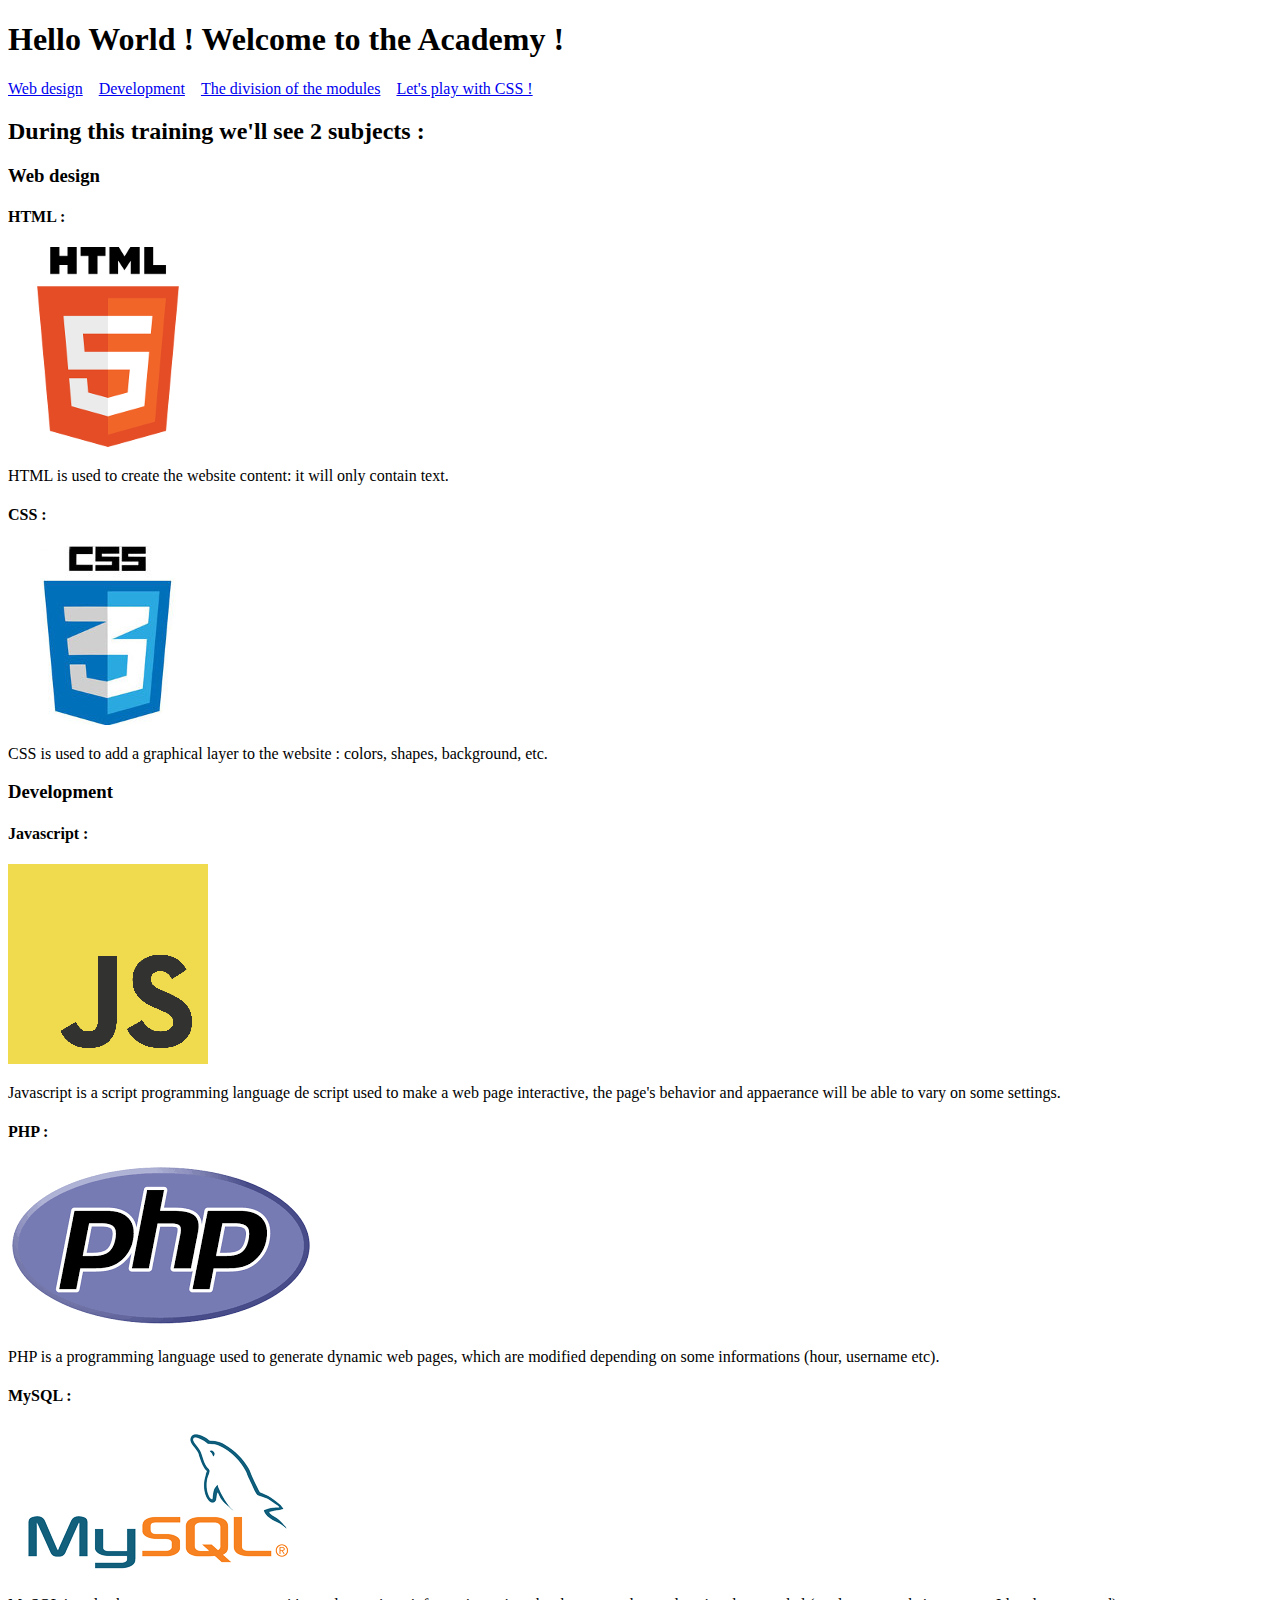
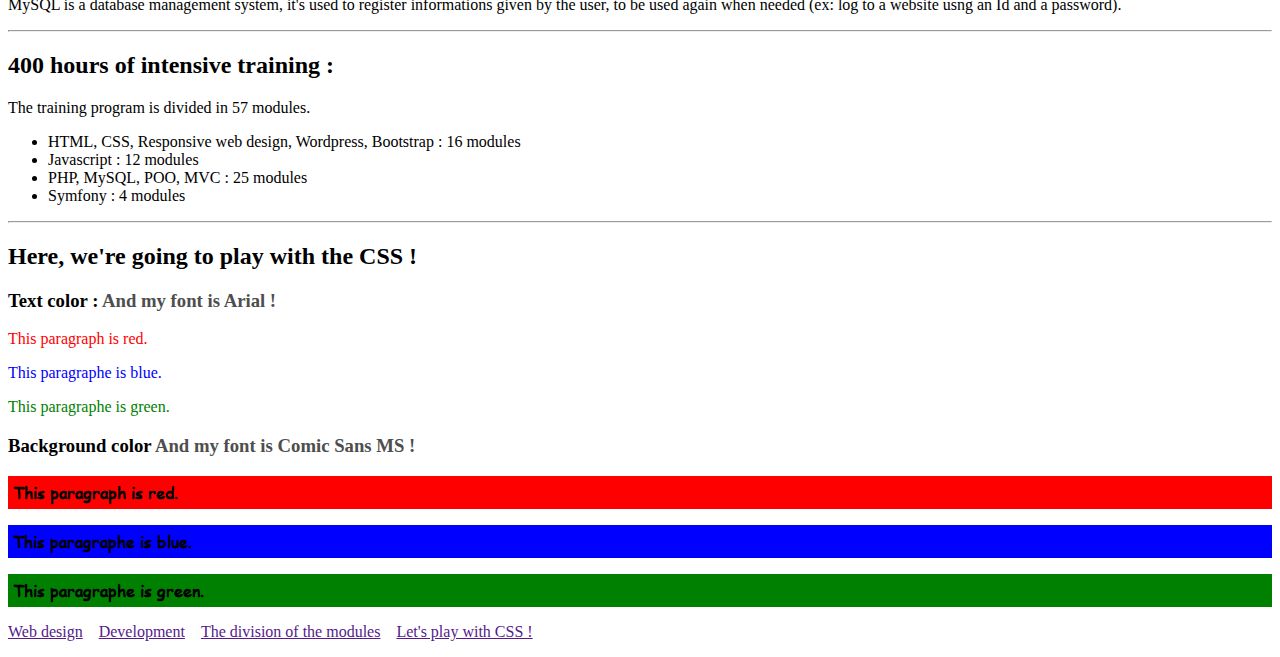
<file: 1 uzduotis/index.html>
<!DOCTYPE html>
<html lang="en">
  <head>
    <meta charset="UTF-8" />
    <meta http-equiv="X-UA-Compatible" content="IE=edge" />
    <meta name="viewport" content="width=device-width, initial-scale=1.0" />

    <link rel="stylesheet" href="./style.css" />
    <title>Užduotis 1</title>
  </head>
  <body>
    <h1>Hello World ! Welcome to the Academy !</h1>
    <nav>
      <ul class="navigation">
        <li><a href="#">Web design</a></li>
        <li><a href="#">Development</a></li>
        <li><a href="#">The division of the modules</a></li>
        <li><a href="#">Let's play with CSS !</a></li>
      </ul>
    </nav>
    <h2>During this training we'll see 2 subjects :</h2>
    <h3>Web design</h3>

    <section>
      <h4>HTML :</h4>
      <img src="./img/html.png" alt="html logo" />
      <p>
        HTML is used to create the website content: it will only contain text.
      </p>
    </section>

    <section>
      <h4>CSS :</h4>
      <img src="./img/css.png" alt="css logo" />
      <p>
        CSS is used to add a graphical layer to the website : colors, shapes,
        background, etc.
      </p>
    </section>

    <h3>Development</h3>

    <section>
      <h4>Javascript :</h4>
      <img src="./img/js.png" alt="javascript logo" />
      <p>
        Javascript is a script programming language de script used to make a web
        page interactive, the page's behavior and appaerance will be able to
        vary on some settings.
      </p>
    </section>

    <section>
      <h4>PHP :</h4>
      <img src="./img/php.png" alt="php logo" />
      <p>
        PHP is a programming language used to generate dynamic web pages, which
        are modified depending on some informations (hour, username etc).
      </p>
    </section>

    <section>
      <h4>MySQL :</h4>
      <img src="./img/mysql.png" alt="mysql logo" />
      <p>
        MySQL is a database management system, it's used to register
        informations given by the user, to be used again when needed (ex: log to
        a website usng an Id and a password).
      </p>
    </section>

    <hr />

    <section>
      <h2>400 hours of intensive training :</h2>
      <p>The training program is divided in 57 modules.</p>
      <ul>
        <li>
          HTML, CSS, Responsive web design, Wordpress, Bootstrap : 16 modules
        </li>
        <li>Javascript : 12 modules</li>
        <li>PHP, MySQL, POO, MVC : 25 modules</li>
        <li>Symfony : 4 modules</li>
      </ul>
    </section>

    <hr />

    <section>
      <h2>Here, we're going to play with the CSS !</h2>
      <h3>
        Text color :
        <span class="grey-text">And my font is Arial !</span>
      </h3>
      <p class="red-text">This paragraph is red.</p>
      <p class="blue-text">This paragraphe is blue.</p>
      <p class="green-text">This paragraphe is green.</p>

      <h3>
        Background color
        <span class="grey-text">And my font is Comic Sans MS !</span>
      </h3>
      <p class="red-bg colored-bg">This paragraph is red.</p>
      <p class="blue-bg colored-bg">This paragraphe is blue.</p>
      <p class="green-bg colored-bg">This paragraphe is green.</p>
    </section>

    <nav>
      <ul class="navigation">
        <li><a href="">Web design</a></li>
        <li><a href="">Development</a></li>
        <li><a href="">The division of the modules</a></li>
        <li><a href="">Let's play with CSS !</a></li>
      </ul>
    </nav>
  </body>
</html>
</file>
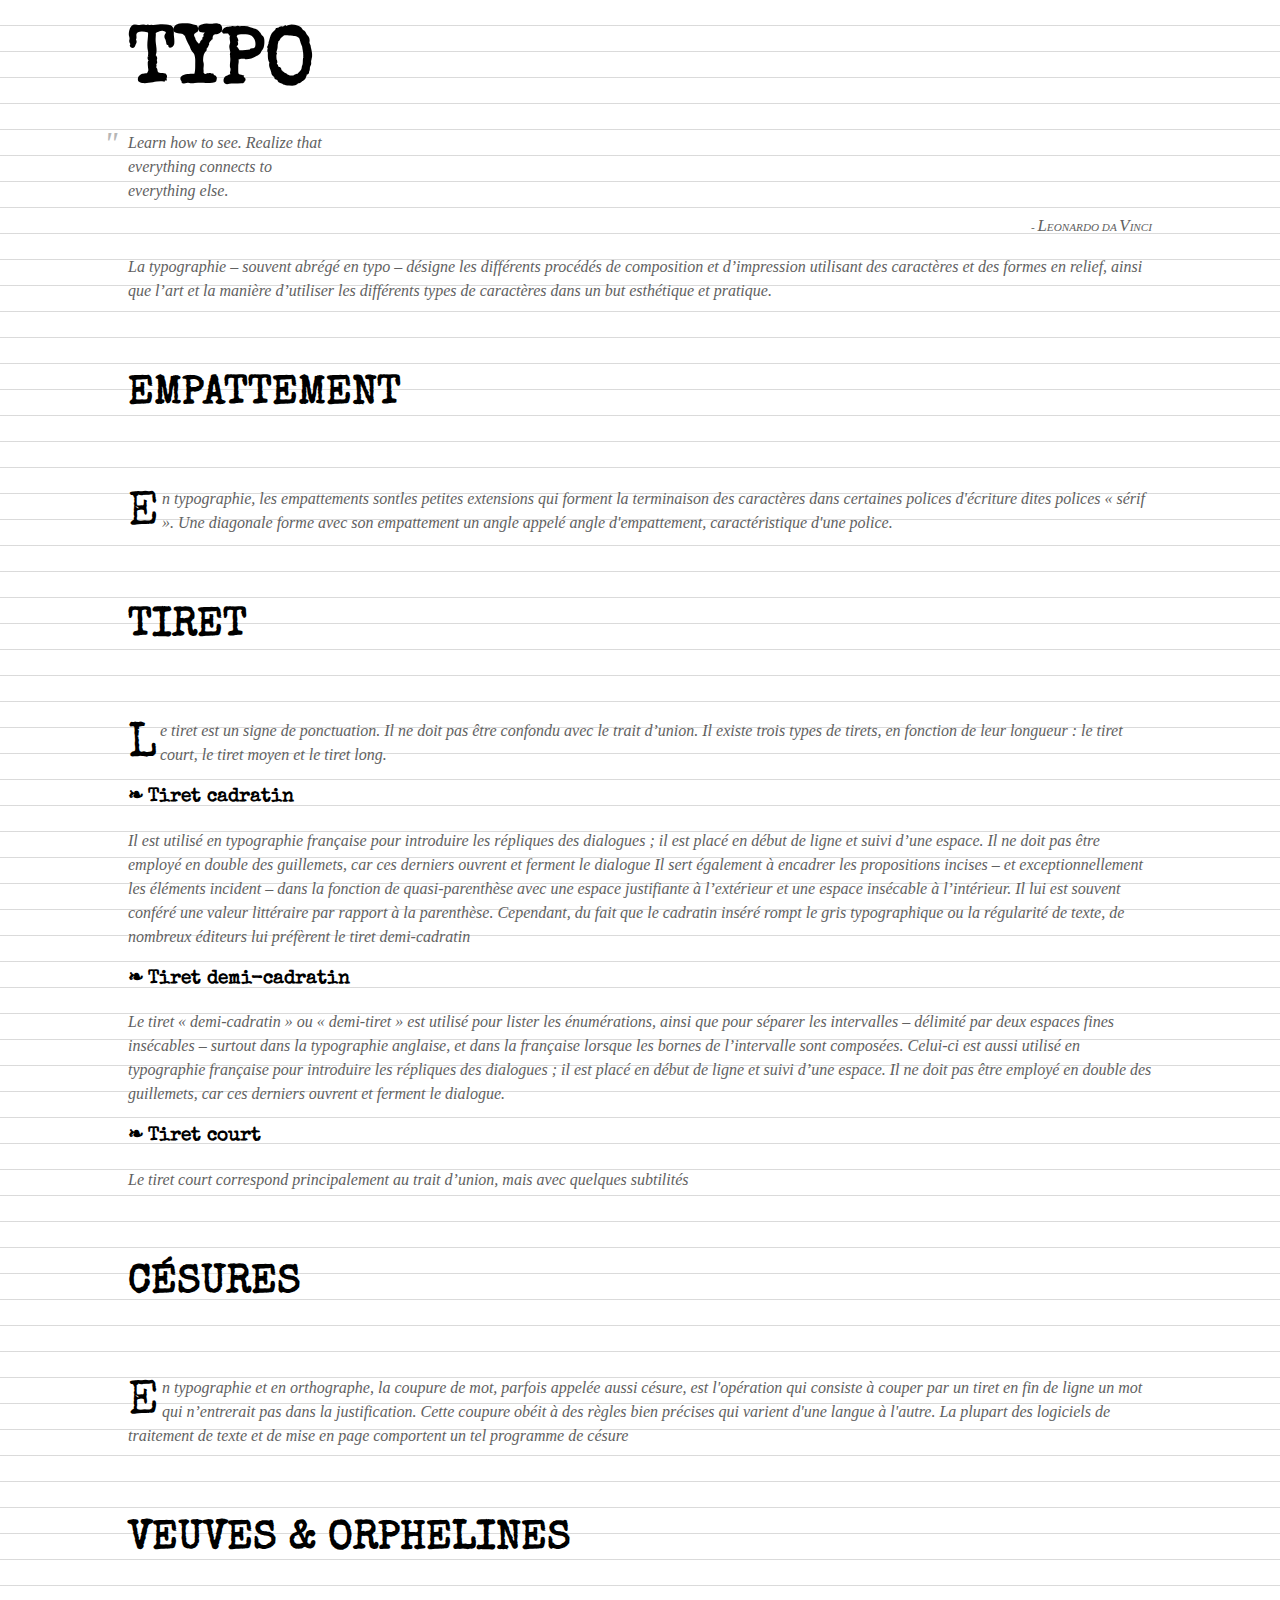
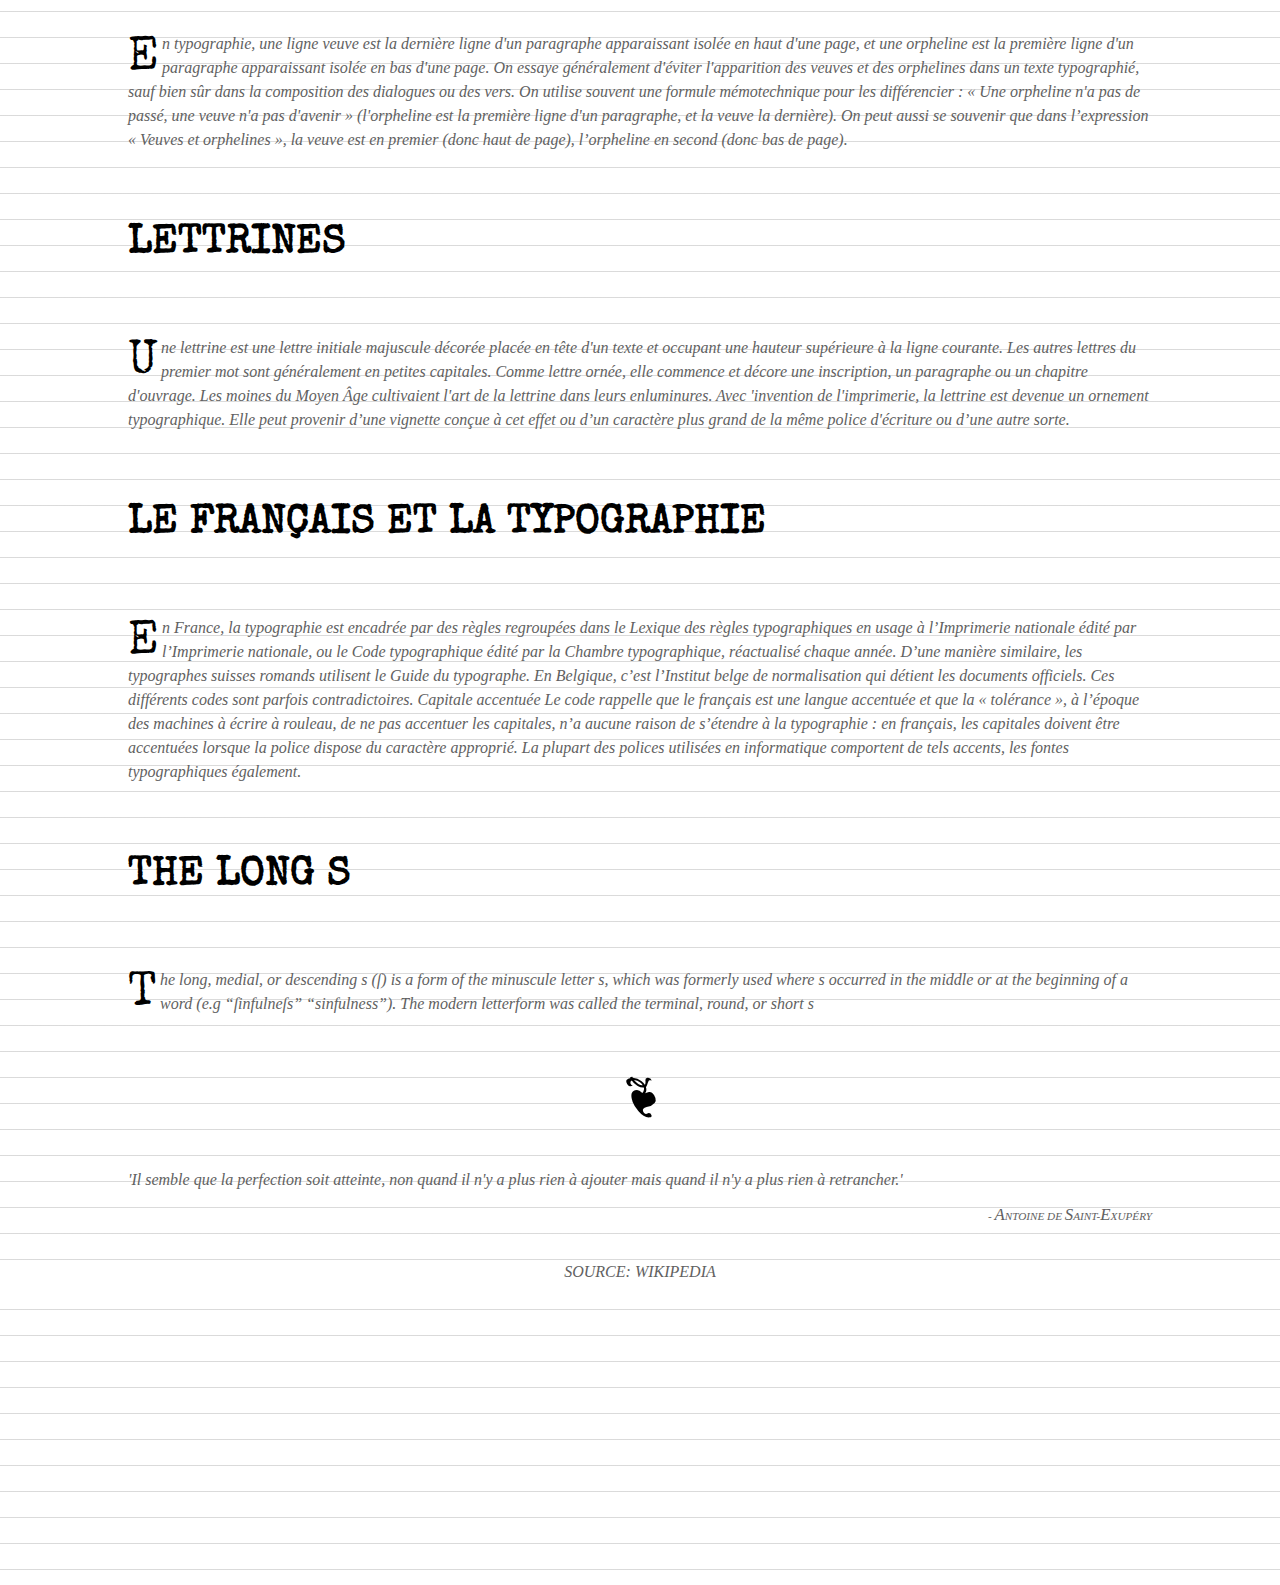
<file: 2 užduotis/index.html>
<!DOCTYPE html>
<html lang="en">
  <head>
    <meta charset="UTF-8" />
    <meta http-equiv="X-UA-Compatible" content="IE=edge" />
    <meta name="viewport" content="width=device-width, initial-scale=1.0" />

    <link rel="stylesheet" href="./css/normalize.css" />
    <link rel="stylesheet" href="./css/style.css" />

    <title>2 Užduotis</title>
  </head>
  <body>
    <main>
      <h1>Typo</h1>

      <figure class="main-quote">
        <blockquote>
          Learn how to see. Realize that everything connects to everything else.
        </blockquote>
        <figcaption>
          - <span class="bigger-text">L</span>eonardo da
          <span class="bigger-text">V</span>inci
        </figcaption>
      </figure>

      <p>
        La typographie – souvent abrégé en typo – désigne les différents
        procédés de composition et d’impression utilisant des caractères et des
        formes en relief, ainsi que l’art et la manière d’utiliser les
        différents types de caractères dans un but esthétique et pratique.
      </p>

      <h2>Empattement</h2>

      <p class="big-first-letter">
        En typographie, les empattements sontles petites extensions qui forment
        la terminaison des caractères dans certaines polices d'écriture dites
        polices « sérif ». Une diagonale forme avec son empattement un angle
        appelé angle d'empattement, caractéristique d'une police.
      </p>

      <h2>Tiret</h2>
      <p class="big-first-letter">
        Le tiret est un signe de ponctuation. Il ne doit pas être confondu avec
        le trait d’union. Il existe trois types de tirets, en fonction de leur
        longueur : le tiret court, le tiret moyen et le tiret long.
      </p>

      <h3>Tiret cadratin</h3>
      <p>
        Il est utilisé en typographie française pour introduire les répliques
        des dialogues ; il est placé en début de ligne et suivi d’une espace. Il
        ne doit pas être employé en double des guillemets, car ces derniers
        ouvrent et ferment le dialogue Il sert également à encadrer les
        propositions incises – et exceptionnellement les éléments incident –
        dans la fonction de quasi-parenthèse avec une espace justifiante à
        l’extérieur et une espace insécable à l’intérieur. Il lui est souvent
        conféré une valeur littéraire par rapport à la parenthèse. Cependant, du
        fait que le cadratin inséré rompt le gris typographique ou la régularité
        de texte, de nombreux éditeurs lui préfèrent le tiret demi-cadratin
      </p>

      <h3>Tiret demi-cadratin</h3>
      <p>
        Le tiret « demi-cadratin » ou « demi-tiret » est utilisé pour lister les
        énumérations, ainsi que pour séparer les intervalles – délimité par deux
        espaces fines insécables – surtout dans la typographie anglaise, et dans
        la française lorsque les bornes de l’intervalle sont composées. Celui-ci
        est aussi utilisé en typographie française pour introduire les répliques
        des dialogues ; il est placé en début de ligne et suivi d’une espace. Il
        ne doit pas être employé en double des guillemets, car ces derniers
        ouvrent et ferment le dialogue.
      </p>

      <h3>Tiret court</h3>
      <p>
        Le tiret court correspond principalement au trait d’union, mais avec
        quelques subtilités
      </p>

      <h2>Césures</h2>
      <p class="big-first-letter">
        En typographie et en orthographe, la coupure de mot, parfois appelée
        aussi césure, est l'opération qui consiste à couper par un tiret en fin
        de ligne un mot qui n’entrerait pas dans la justification. Cette coupure
        obéit à des règles bien précises qui varient d'une langue à l'autre. La
        plupart des logiciels de traitement de texte et de mise en page
        comportent un tel programme de césure
      </p>

      <h2>Veuves & orphelines</h2>
      <p class="big-first-letter">
        En typographie, une ligne veuve est la dernière ligne d'un paragraphe
        apparaissant isolée en haut d'une page, et une orpheline est la première
        ligne d'un paragraphe apparaissant isolée en bas d'une page. On essaye
        généralement d'éviter l'apparition des veuves et des orphelines dans un
        texte typographié, sauf bien sûr dans la composition des dialogues ou
        des vers. On utilise souvent une formule mémotechnique pour les
        différencier : « Une orpheline n'a pas de passé, une veuve n'a pas
        d'avenir » (l'orpheline est la première ligne d'un paragraphe, et la
        veuve la dernière). On peut aussi se souvenir que dans l’expression «
        Veuves et orphelines », la veuve est en premier (donc haut de page),
        l’orpheline en second (donc bas de page).
      </p>

      <h2>Lettrines</h2>
      <p class="big-first-letter">
        Une lettrine est une lettre initiale majuscule décorée placée en tête
        d'un texte et occupant une hauteur supérieure à la ligne courante. Les
        autres lettres du premier mot sont généralement en petites capitales.
        Comme lettre ornée, elle commence et décore une inscription, un
        paragraphe ou un chapitre d'ouvrage. Les moines du Moyen Âge cultivaient
        l'art de la lettrine dans leurs enluminures. Avec 'invention de
        l'imprimerie, la lettrine est devenue un ornement typographique. Elle
        peut provenir d’une vignette conçue à cet effet ou d’un caractère plus
        grand de la même police d'écriture ou d’une autre sorte.
      </p>

      <h2>Le Français et la typographie</h2>
      <p class="big-first-letter">
        En France, la typographie est encadrée par des règles regroupées dans le
        Lexique des règles typographiques en usage à l’Imprimerie nationale
        édité par l’Imprimerie nationale, ou le Code typographique édité par la
        Chambre typographique, réactualisé chaque année. D’une manière
        similaire, les typographes suisses romands utilisent le Guide du
        typographe. En Belgique, c’est l’Institut belge de normalisation qui
        détient les documents officiels. Ces différents codes sont parfois
        contradictoires. Capitale accentuée Le code rappelle que le français est
        une langue accentuée et que la « tolérance », à l’époque des machines à
        écrire à rouleau, de ne pas accentuer les capitales, n’a aucune raison
        de s’étendre à la typographie : en français, les capitales doivent être
        accentuées lorsque la police dispose du caractère approprié. La plupart
        des polices utilisées en informatique comportent de tels accents, les
        fontes typographiques également.
      </p>

      <h2>The long s</h2>
      <p class="big-first-letter">
        The long, medial, or descending s (ſ) is a form of the minuscule letter
        s, which was formerly used where s occurred in the middle or at the
        beginning of a word (e.g “ſinfulneſs” “sinfulness”). The modern
        letterform was called the terminal, round, or short s
      </p>

      <div class="icon">❧</div>

      <figure class="mini-quote">
        <blockquote>
          'Il semble que la perfection soit atteinte, non quand il n'y a plus
          rien à ajouter mais quand il n'y a plus rien à retrancher.'
        </blockquote>
        <figcaption>
          - <span class="bigger-text">A</span>ntoine de
          <span class="bigger-text">S</span>aint-<span class="bigger-text"
            >E</span
          >xupéry
        </figcaption>
      </figure>

      <a class="source-link" href="https://www.wikipedia.org/"
        >Source: Wikipedia</a
      >
    </main>
  </body>
</html>
</file>
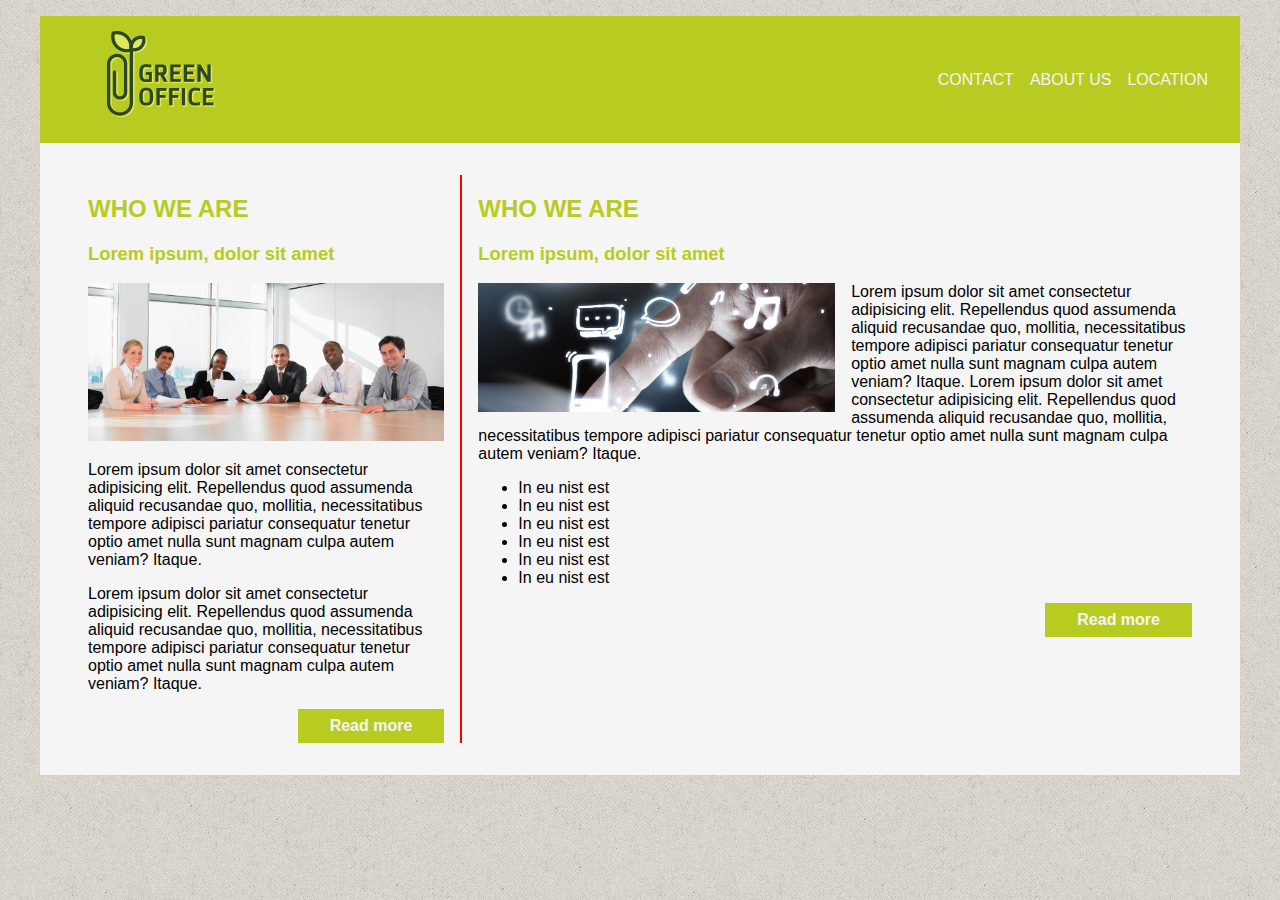
<file: 3 užduotis/index.html>
<!DOCTYPE html>
<html lang="en">
  <head>
    <meta charset="UTF-8" />
    <meta http-equiv="X-UA-Compatible" content="IE=edge" />
    <meta name="viewport" content="width=device-width, initial-scale=1.0" />

    <link rel="stylesheet" href="./css/font-awesome.css" />
    <link rel="stylesheet" href="./css/normalize.css" />
    <link rel="stylesheet" href="./css/style.css" />

    <title>3 užduotis</title>
  </head>
  <body>
    <div class="content-wrapper">
      <header class="header">
        <a class="logo"><img src="./img/logo.png" alt="Green office logo" /></a>
        <nav>
          <ul class="navigation">
            <li><a href="./html/contact.html">Contact</a></li>
            <li><a href="#">About us</a></li>
            <li><a href="#">Location</a></li>
          </ul>
        </nav>
      </header>

      <main class="content">
        <section class="content__left">
          <h2 class="title">Who we are</h2>
          <h3 class="subtitle">Lorem ipsum, dolor sit amet</h3>
          <img src="./img/who.jpg" alt="" />
          <p>
            Lorem ipsum dolor sit amet consectetur adipisicing elit. Repellendus
            quod assumenda aliquid recusandae quo, mollitia, necessitatibus
            tempore adipisci pariatur consequatur tenetur optio amet nulla sunt
            magnam culpa autem veniam? Itaque.
          </p>
          <p>
            Lorem ipsum dolor sit amet consectetur adipisicing elit. Repellendus
            quod assumenda aliquid recusandae quo, mollitia, necessitatibus
            tempore adipisci pariatur consequatur tenetur optio amet nulla sunt
            magnam culpa autem veniam? Itaque.
          </p>
          <div class="btn-conntainer">
            <a href="#" class="btn btn-link button-primary">Read more</a>
          </div>
        </section>

        <section class="red-border-left">
          <h2 class="title">Who we are</h2>
          <h3 class="subtitle">Lorem ipsum, dolor sit amet</h3>
          <img class="floated__image" src="./img/what.jpg" alt="" />
          <p>
            Lorem ipsum dolor sit amet consectetur adipisicing elit. Repellendus
            quod assumenda aliquid recusandae quo, mollitia, necessitatibus
            tempore adipisci pariatur consequatur tenetur optio amet nulla sunt
            magnam culpa autem veniam? Itaque. Lorem ipsum dolor sit amet
            consectetur adipisicing elit. Repellendus quod assumenda aliquid
            recusandae quo, mollitia, necessitatibus tempore adipisci pariatur
            consequatur tenetur optio amet nulla sunt magnam culpa autem veniam?
            Itaque.
          </p>
          <ul>
            <li>In eu nist est</li>
            <li>In eu nist est</li>
            <li>In eu nist est</li>
            <li>In eu nist est</li>
            <li>In eu nist est</li>
            <li>In eu nist est</li>
          </ul>
          <div class="btn-conntainer">
            <a href="#" class="btn btn-link button-primary">Read more</a>
          </div>
        </section>
      </main>
    </div>
  </body>
</html>
</file>
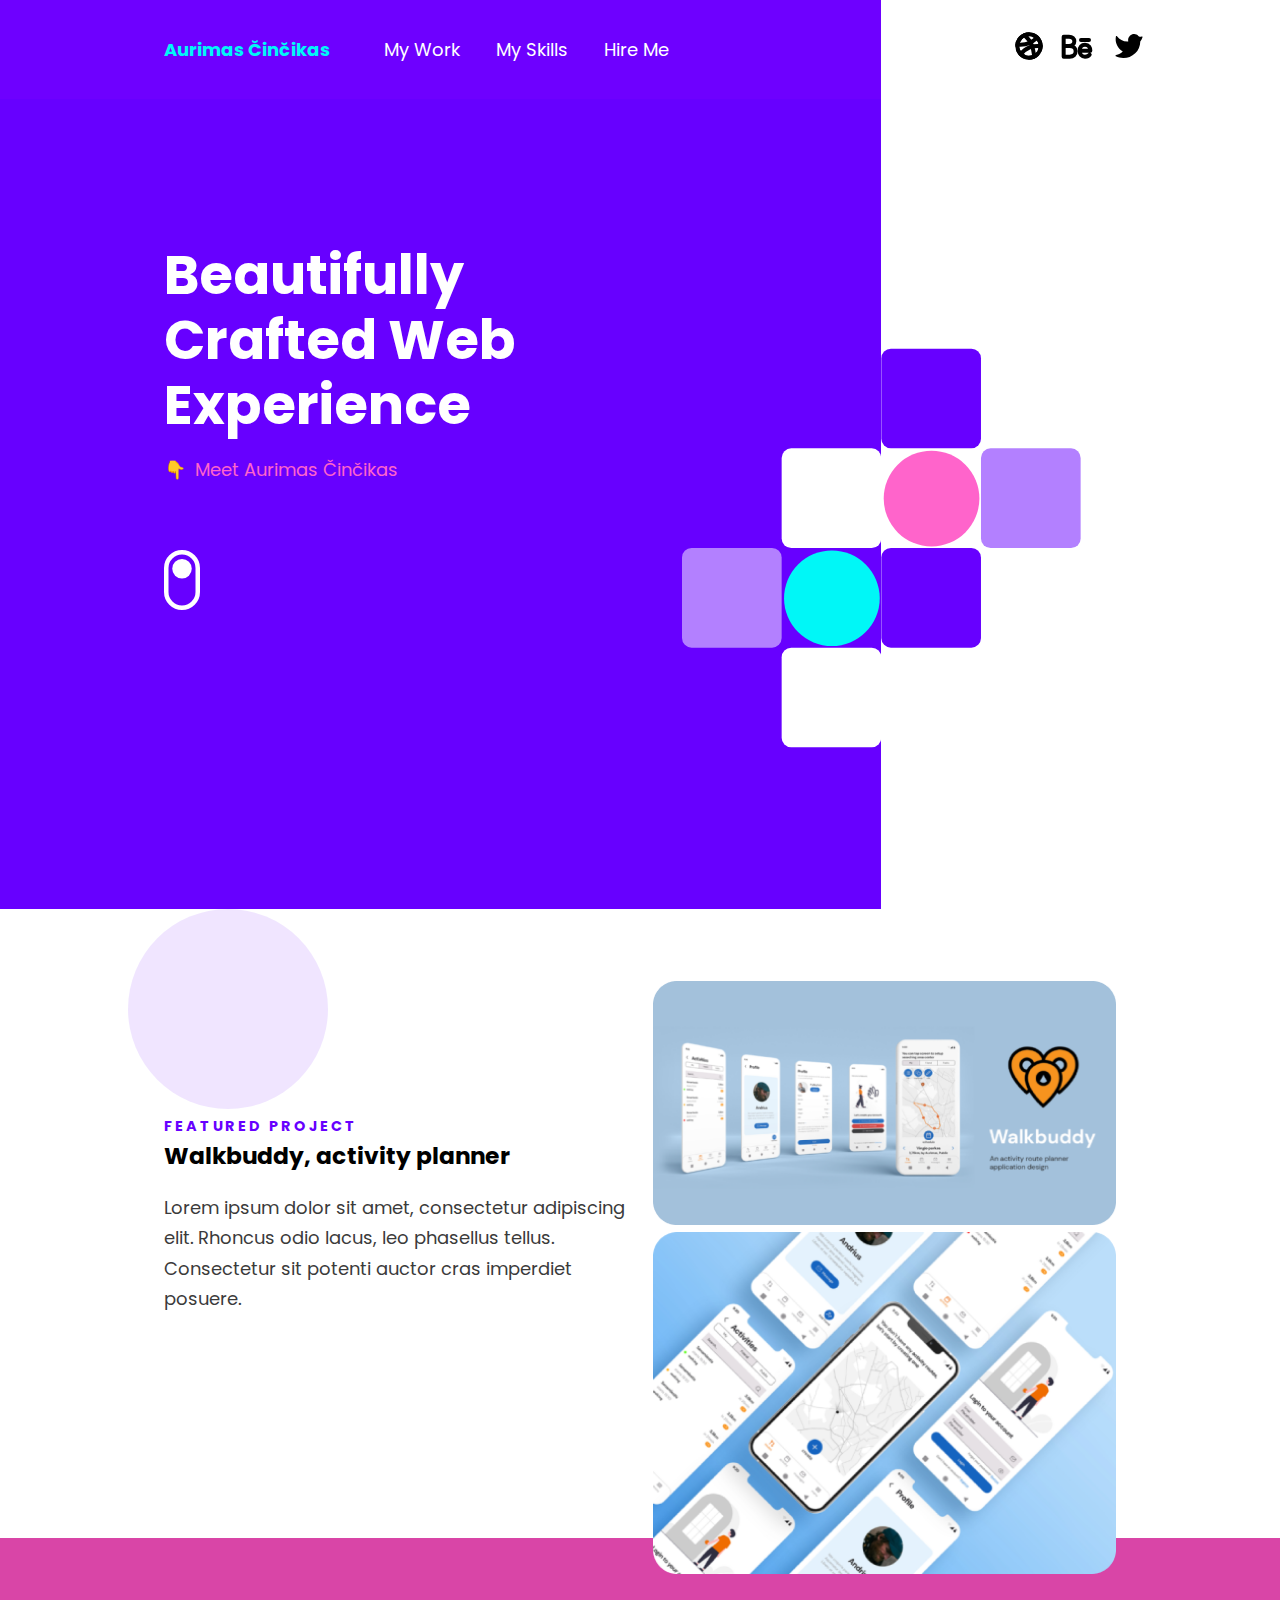
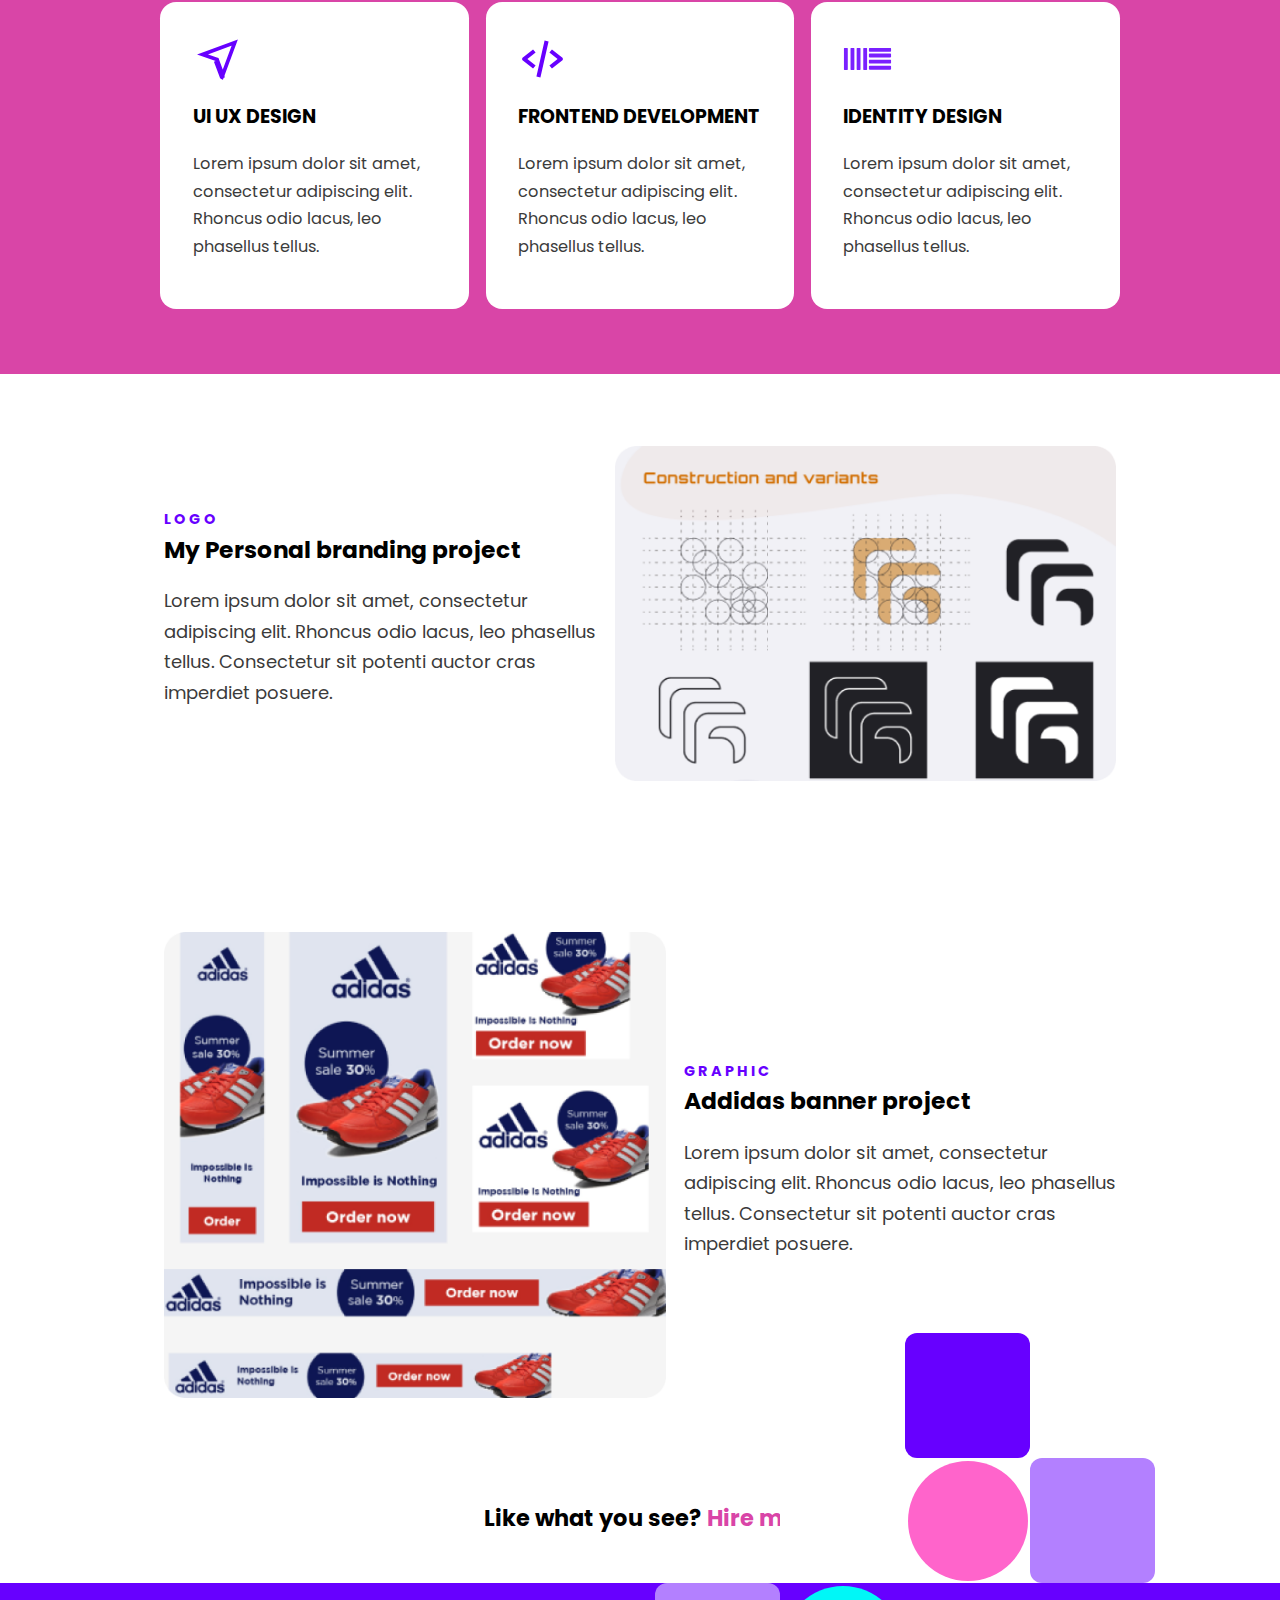
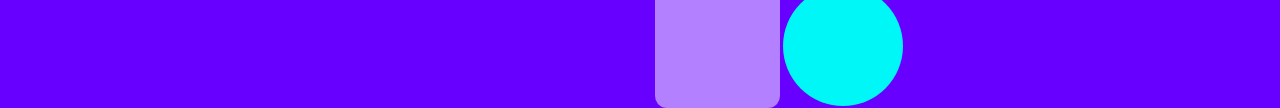
<file: 5 užduotis/index.html>
<!DOCTYPE html>
<html lang="en">
  <head>
    <meta charset="UTF-8" />
    <meta http-equiv="X-UA-Compatible" content="IE=edge" />
    <meta name="viewport" content="width=device-width, initial-scale=1.0" />

    <link rel="stylesheet" href="./css/style.css" />
    <title>Portfolio</title>
  </head>
  <body>
    <section class="navigation_container">
      <header class="header">
        <a href="./index.html" class="logo">Aurimas Činčikas</a>
        <nav class="navigation__main">
          <ul>
            <li><a href="#">My Work</a></li>
            <li><a href="#">My Skills</a></li>
            <li><a href="#">Hire Me</a></li>
          </ul>
        </nav>
      </header>
      <ul class="navigation__social">
        <li>
          <a href="#"
            ><img src="./img/icon-park-outline_dribble.svg" alt="Dribble"
          /></a>
        </li>
        <li>
          <a href="#"
            ><img src="./img/icon-park-outline_behance.svg" alt="Behance"
          /></a>
        </li>
        <li>
          <a href="#"><img src="./img/eva_twitter-fill.svg" alt="Twitter" /></a>
        </li>
      </ul>
    </section>

    <section class="hero">
      <div class="hero__content">
        <div class="hero__title">Beautifully Crafted Web Experience</div>
        <div class="hero__meet">
          <span>👇</span>
          <p>Meet Aurimas Činčikas</p>
        </div>
        <svg
          class="scroll"
          width="48"
          height="80"
          viewBox="0 0 48 80"
          fill="none"
          xmlns="http://www.w3.org/2000/svg"
        >
          <rect
            x="3"
            y="3"
            width="42"
            height="74"
            rx="21"
            stroke="white"
            stroke-width="6"
          />
          <circle cx="24" cy="25" r="13" fill="white" />
        </svg>
      </div>
      <div class="hero-design">
        <svg
          width="500"
          height="500"
          viewBox="0 0 500 500"
          fill="none"
          xmlns="http://www.w3.org/2000/svg"
        >
          <rect
            class="square-animation"
            x="250"
            width="125"
            height="125"
            rx="12"
            fill="#6700FF"
          />
          <rect
            class="square-animation"
            x="250"
            y="250"
            width="125"
            height="125"
            rx="12"
            fill="#6700FF"
          />
          <rect
            class="square-animation"
            x="375"
            y="125"
            width="125"
            height="125"
            rx="12"
            fill="#B380FF"
          />
          <rect
            class="square-animation"
            x="125"
            y="125"
            width="125"
            height="125"
            rx="12"
            fill="white"
          />
          <rect
            class="square-animation"
            x="125"
            y="375"
            width="125"
            height="125"
            rx="12"
            fill="white"
          />
          <rect
            class="square-animation"
            y="250"
            width="125"
            height="125"
            rx="12"
            fill="#B380FF"
          />
          <circle cx="313" cy="188" r="60" fill="#FF64CB" />
          <circle cx="188" cy="313" r="60" fill="#00F7F7" />
        </svg>
      </div>
    </section>

    <section class="featured__contianer section">
      <div class="featured__left">
        <div class="inner transition2">
          <p class="subtitle">Featured project</p>
          <h2>Walkbuddy, activity planner</h2>
          <p>
            Lorem ipsum dolor sit amet, consectetur adipiscing elit. Rhoncus
            odio lacus, leo phasellus tellus. Consectetur sit potenti auctor
            cras imperdiet posuere.
          </p>
        </div>
      </div>
      <div class="featured__right transition2">
        <img
          class="featured__img--1"
          src="./img/work1.png"
          alt="walkbbudy presentation screen"
        />
        <img
          class="featured__img--2"
          src="./img/work2.png"
          alt="walkbbudy presentation screen"
        />
      </div>
    </section>

    <section class="skills__container">
      <ul>
        <li class="transition2">
          <div class="icon__container one">
            <img src="./img/icon1.svg" alt="UI/UX icon" />
          </div>
          <h3>UI UX Design</h3>
          <p>
            Lorem ipsum dolor sit amet, consectetur adipiscing elit. Rhoncus
            odio lacus, leo phasellus tellus.
          </p>
        </li>

        <li class="transition2">
          <div class="icon__container two">
            <img src="./img/icon2.svg" alt="Frontend development icon" />
          </div>
          <h3>FRONTEnd development</h3>
          <p>
            Lorem ipsum dolor sit amet, consectetur adipiscing elit. Rhoncus
            odio lacus, leo phasellus tellus.
          </p>
        </li>

        <li class="transition2">
          <div class="icon__container three">
            <img src="./img/icon3.svg" alt="identity design icon" />
          </div>
          <h3>identity design</h3>
          <p>
            Lorem ipsum dolor sit amet, consectetur adipiscing elit. Rhoncus
            odio lacus, leo phasellus tellus.
          </p>
        </li>
      </ul>
    </section>

    <section class="portfolio">
      <div class="protfolio__contianer section transition3">
        <div class="portfolio__left">
          <div class="inner">
            <p class="subtitle">Logo</p>
            <h2>My Personal branding project</h2>
            <p>
              Lorem ipsum dolor sit amet, consectetur adipiscing elit. Rhoncus
              odio lacus, leo phasellus tellus. Consectetur sit potenti auctor
              cras imperdiet posuere.
            </p>
          </div>
        </div>
        <div class="porrfotlio__right">
          <img src="./img/work3.png" alt="personal logo guidelines" />
        </div>
      </div>

      <div class="protfolio__contianer section transition3">
        <div class="portfolio__left">
          <div class="inner">
            <p class="subtitle">Graphic</p>
            <h2>Addidas banner project</h2>
            <p>
              Lorem ipsum dolor sit amet, consectetur adipiscing elit. Rhoncus
              odio lacus, leo phasellus tellus. Consectetur sit potenti auctor
              cras imperdiet posuere.
            </p>
          </div>
        </div>
        <div class="porrfotlio__right flex-1">
          <img src="./img/work4.png" alt="personal logo guidelines" />
        </div>
      </div>
    </section>

    <section class="hire_me__container">
      <p class="hire_me__text">
        Like what you see? <a class="hire_me__link" href="#">Hire me</a>
      </p>
    </section>

    <footer>
      <svg
        class="footer-img"
        width="500"
        height="375"
        viewBox="0 0 500 375"
        fill="none"
        xmlns="http://www.w3.org/2000/svg"
      >
        <rect x="250" width="125" height="125" rx="12" fill="#6700FF" />
        <rect x="250" y="250" width="125" height="125" rx="12" fill="#6700FF" />
        <rect x="375" y="125" width="125" height="125" rx="12" fill="#B380FF" />
        <rect x="125" y="125" width="125" height="125" rx="12" fill="white" />
        <rect y="250" width="125" height="125" rx="12" fill="#B380FF" />
        <circle cx="313" cy="188" r="60" fill="#FF64CB" />
        <circle cx="188" cy="313" r="60" fill="#00F7F7" />
      </svg>
    </footer>
  </body>
</html>
</file>
<file: 1 uzduotis/style.css>
@font-face {
  font-family: Comic;
  src: url(./font/ComicSansMS3.ttf);
}

.navigation {
  list-style: none;
  padding-left: 0;

  display: flex;
  gap: 1em;
}

.red-text {
  color: red;
}

.blue-text {
  color: blue;
}
.green-text {
  color: green;
}

.colored-bg {
  font-family: 'comic', sans-serif;
  padding: 5px;
  font-weight: bold;
}

.red-bg {
  background-color: red;
}

.blue-bg {
  background-color: blue;
}
.green-bg {
  background-color: green;
}

.grey-text {
  color: rgb(78, 78, 78);
}
</file>
<file: 2 užduotis/css/style.css>
@font-face {
  font-family: 'cardo';
  src: url(../fonts/cardo/cardo-italic.woff) format('woff');
  font-style: italic;
}

@font-face {
  font-family: 'cardo';
  src: url(../fonts/cardo/cardo-bold.woff) format('woff');
  font-weight: bold;
}

@font-face {
  font-family: 'specialElite';
  src: url(../fonts/SpecialElite.woff) format('woff');
}

:root {
  --line-color: rgb(182, 182, 182);
  --tetx-color: rgb(97, 97, 97);
}

body {
  font-family: cardo serif;
  font-style: italic;
  line-height: 1.5em;

  color: var(--tetx-color);
  background: repeating-linear-gradient(
    white,
    white 25px,
    var(--line-color) 26px,
    var(--line-color) 26px
  );
}

main {
  max-width: 1024px;
  margin: auto;
}

h1,
h2,
h3,
h4,
h5,
h6 {
  font-family: specialElite;
  font-style: normal;
  color: #000;
}

h1 {
  font-size: 5rem;
  text-transform: uppercase;
}

h2 {
  font-size: 2.5rem;
  text-transform: uppercase;
  margin: 2em 0;
}

h3::before {
  content: '❧';
  margin-right: 0.2em;
}

.main-quote {
  margin: 0;
  padding: 0;
}

.main-quote blockquote {
  max-width: 200px;
  margin: 0;
  padding: 0;

  position: relative;
}

.main-quote blockquote::before {
  content: '"';
  position: absolute;
  left: -0.75em;
  font-size: 2rem;
  top: 0em;
  color: var(--line-color);
}

figcaption {
  text-align: right;
  text-transform: uppercase;
  margin-top: 1em;
  font-size: 0.7em;
}

.bigger-text {
  font-size: 1.5em;
}

.big-first-letter::first-letter {
  font-size: 300%;
  line-height: 80%;

  float: left;
  font-weight: normal;
  color: #000;
  margin: 8px 3px 0 0;
  font-family: specialElite;
  font-style: normal;
}

.icon {
  font-size: 4em;
  color: #000;
  margin: 1em auto;
  text-align: center;

  transform: rotate(70deg);
}

.mini-quote {
  margin: 0;
  padding: 0;
}

.mini-quote blockquote {
  margin: 0;
  padding: 0;
}

.source-link {
  color: inherit;
  text-decoration: none;
  text-transform: uppercase;
  display: block;
  margin-top: 2em;
  text-align: center;
}
</file>
<file: 3 užduotis/css/style.css>
:root {
  --color-main: #b8cb21;

  --padding-width-content: 2em;
}

body {
  background-image: url('../img/fond.png');
}

.content-wrapper {
  margin: 1em auto;
  max-width: 1200px;

  background-color: whitesmoke;
}

.header {
  display: flex;
  justify-content: space-between;
  align-items: center;

  background-color: var(--color-main);
  color: whitesmoke;

  padding: 0 var(--padding-width-content);
}

.navigation {
  list-style: none;
  display: flex;
  gap: 1em;
}

.navigation a {
  text-transform: uppercase;
  color: inherit;
  text-decoration: none;
}

.content {
  padding: var(--padding-width-content);
  display: flex;
}

.content section {
  padding: 0 1em;
}

.red-border-left {
  border-left: 2px solid red;
}

.title {
  text-transform: uppercase;
}

.subtitle {
  font-size: 1.15em;
}

.title,
.subtitle {
  color: var(--color-main);
}

.content__left {
  max-width: 40%;
}

.content__left img {
  width: 100%;
}

.btn-conntainer {
  display: flex;
  justify-content: end;
}

.btn {
  background-color: var(--color-main);
  padding: 8px 32px;
  color: whitesmoke;
  font-weight: bold;
  border: none;
}

.btn-link {
  text-decoration: none;
  display: inline-block;
}

.btn-form {
  max-width: fit-content;
}

.floated__image {
  width: 50%;
  float: left;
  margin: 0 1em 0 0;
}

.address {
  display: flex;
  flex-direction: column;
  gap: 1em;
}

.icon a {
  padding-left: 0.5em;
}

.icon {
  color: gray;
}

.input-container {
  display: flex;
  flex-direction: column;
}

.contact_form {
  width: 250px;

  display: flex;
  flex-direction: column;
  gap: 1em;
}

.mapouter {
  position: relative;
  text-align: right;
  width: 100%;
  height: 100%;
}

.gmap_canvas {
  overflow: hidden;
  background: none !important;
  width: auto;
  height: 100%;
}

.gmap_iframe {
  width: 100% !important;
  height: 100% !important;
}

.map {
  width: 100%;
}
</file>
<file: 5 užduotis/css/style.css>
@import"https://fonts.googleapis.com/css2?family=Poppins:wght@400;500;700&display=swap";:root{font-size:calc(1vw + .8em)}body{margin:0;height:100vh;font-family:"Poppins",sans-serif;color:#3b3b3b}ul{list-style-type:none;margin:0;padding:0}a{text-decoration:none}img{width:100%;height:auto}p{line-height:1.7em}.navigation_container{background-color:#6e00ff;font-size:.7rem}.navigation_container a{color:#fff}.header{display:flex;justify-content:space-between;padding:2em}.header .logo{color:#00f7f7;font-weight:bold}.header ul{display:flex}.header ul a{display:block;padding:0 1em}.navigation__social,.hero-design,.featured__img--2,.footer-img{display:none}.hero{background-color:#6700ff;text-align:center;padding:4em 1em;color:#fff}.hero .hero__title{font-weight:700;font-size:2em}.hero .hero__meet{display:flex;justify-content:center;align-items:baseline;gap:.5em;color:#ff64cb}.hero .scroll{width:2em;margin-top:2em}.section{padding:4em 2em}.featured__contianer{position:relative}.featured__contianer:before{content:"";position:absolute;top:0;left:0;width:200px;height:200px;border-radius:50%;background-color:#6700ff;opacity:10%;z-index:-1}.subtitle{text-transform:uppercase;color:#6700ff;font-weight:700;letter-spacing:.2em;font-size:.8rem;margin:0}h2{margin-top:0;font-size:1.3rem;color:#000}h3{color:#000;text-transform:uppercase}.skills__container{background-color:#d945a7}.skills__container ul{display:flex;flex-direction:column;gap:1em;padding:4em 2em}.skills__container ul li{background-color:#fff;padding:2em;border-radius:1em}.skills__container ul li .icon__container{width:3em;height:3em}.hire_me__container{color:#000}.hire_me__container .hire_me__text{text-align:center;font-weight:bolder}.hire_me__container .hire_me__text .hire_me__link{color:#d945a7}footer{height:2em}@media only screen and (min-width: 768px){:root{font-size:1.125em}.navigation_container{font-size:1rem}.featured__contianer{display:flex;align-items:center;gap:1em}.featured__contianer .featured__left{width:50%}.featured__contianer .featured__right{margin-bottom:-6em}.featured__contianer .featured__right .featured__img--2{display:block}.skills__container ul{flex-direction:row;font-size:.9rem}.protfolio__contianer{display:flex;align-items:center;gap:1em}.protfolio__contianer .portfolio__left{width:50%}.protfolio__contianer .flex-1{order:-1}}@media only screen and (min-width: 1024px){.navigation_container{display:flex;font-size:1rem}.navigation_container .header{font-size:1rem;width:calc(100vw - 33%);justify-content:flex-start;gap:2em}.navigation_container .navigation__social{width:calc(100vw - (100vw - 33%));display:flex;gap:1em;justify-content:center;align-items:center;background-color:#fff}.hero{font-size:1rem;height:90vh;display:flex;background-color:#fff;padding:0em}.hero .hero__content{width:calc(100vw - 33%);background-color:#6700ff;padding:2em;text-align:left}.hero .hero__content .hero__title{text-align:left;max-width:50%;font-size:3rem;margin-top:2em;line-height:1.2em}.hero .hero__content .hero__meet{justify-content:flex-start}.hero .hero-design{width:calc(100vw - (100vw - 33%));display:block}.hero .hero-design svg{width:100%;margin-left:-100%;margin-top:50%}footer{background-color:#6700ff;height:100px;position:relative}footer .footer-img{display:block;position:absolute;bottom:0;right:125px;width:332px;height:282px}}@media only screen and (min-width: 1280px){.logo,.hero__title,.hero__meet,.scroll{margin-left:10vw}.section,.skills__container ul{margin-left:10vw;margin-right:10vw}.hire_me__container{font-size:1.25rem;margin-bottom:2em}footer{height:125px}footer .footer-img{display:block;position:absolute;bottom:0;right:125px;width:auto;height:auto}}
</file>
